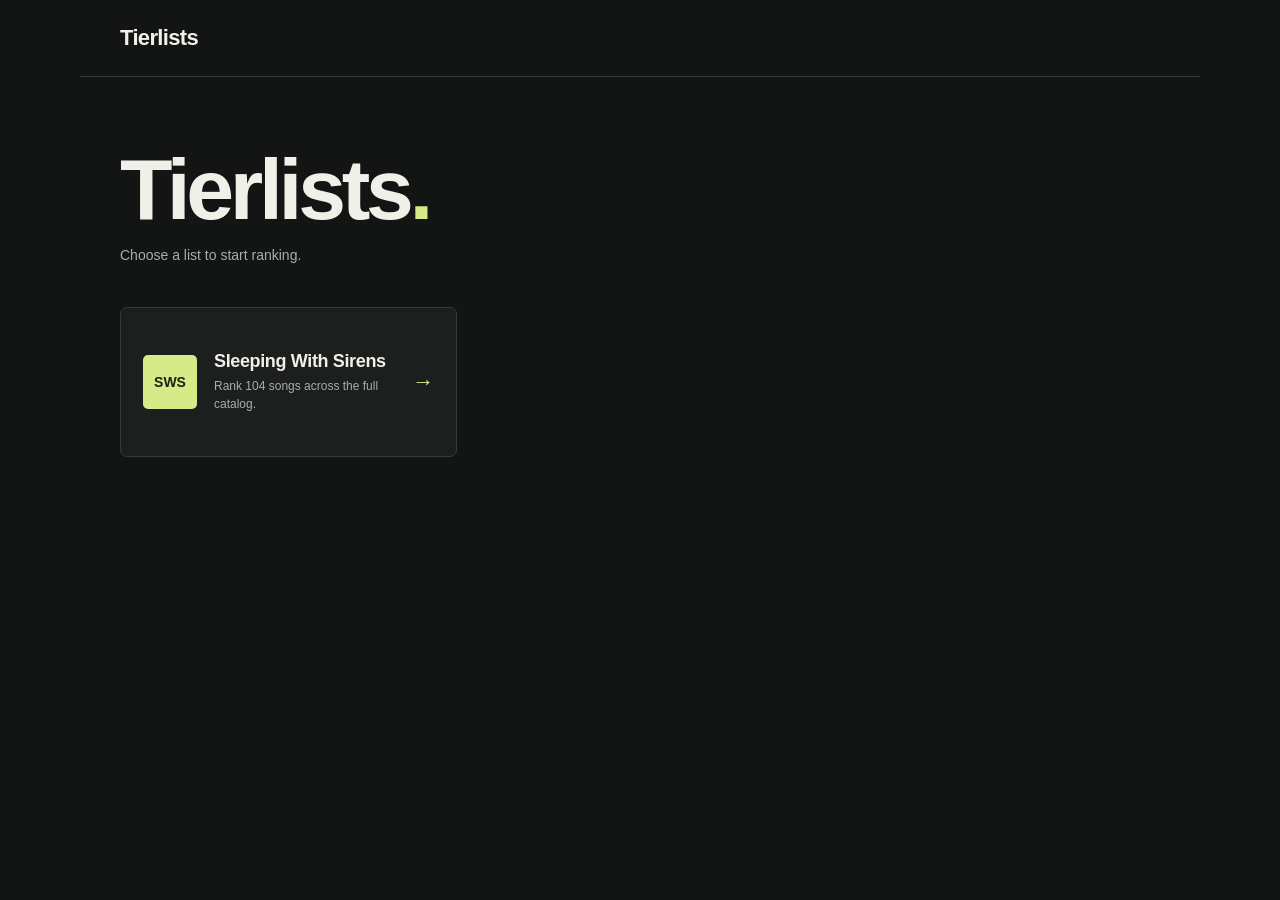
<file: index.html>
<!doctype html>
<html lang="en">
<head>
  <meta charset="utf-8">
  <meta name="viewport" content="width=device-width, initial-scale=1">
  <meta name="theme-color" content="#131515">
  <meta name="description" content="Choose a tier list and start ranking.">
  <title>Tierlists</title>
  <link rel="stylesheet" href="home.css">
</head>
<body>
  <header class="masthead"><a class="wordmark" href="./" aria-label="Tierlists home">Tierlists</a></header>
  <main>
    <section class="hero" aria-labelledby="page-title">
      <h1 id="page-title">Tierlists<span>.</span></h1>
      <p>Choose a list to start ranking.</p>
    </section>
    <section class="tierlist-grid" aria-label="Available tier lists">
      <a class="tierlist-card" href="sleeping-with-sirens/">
        <div class="card-mark" aria-hidden="true">SWS</div>
        <div>
          <h2>Sleeping With Sirens</h2>
          <p>Rank 104 songs across the full catalog.</p>
        </div>
        <span class="card-arrow" aria-hidden="true">→</span>
      </a>
    </section>
  </main>
</body>
</html>
</file>
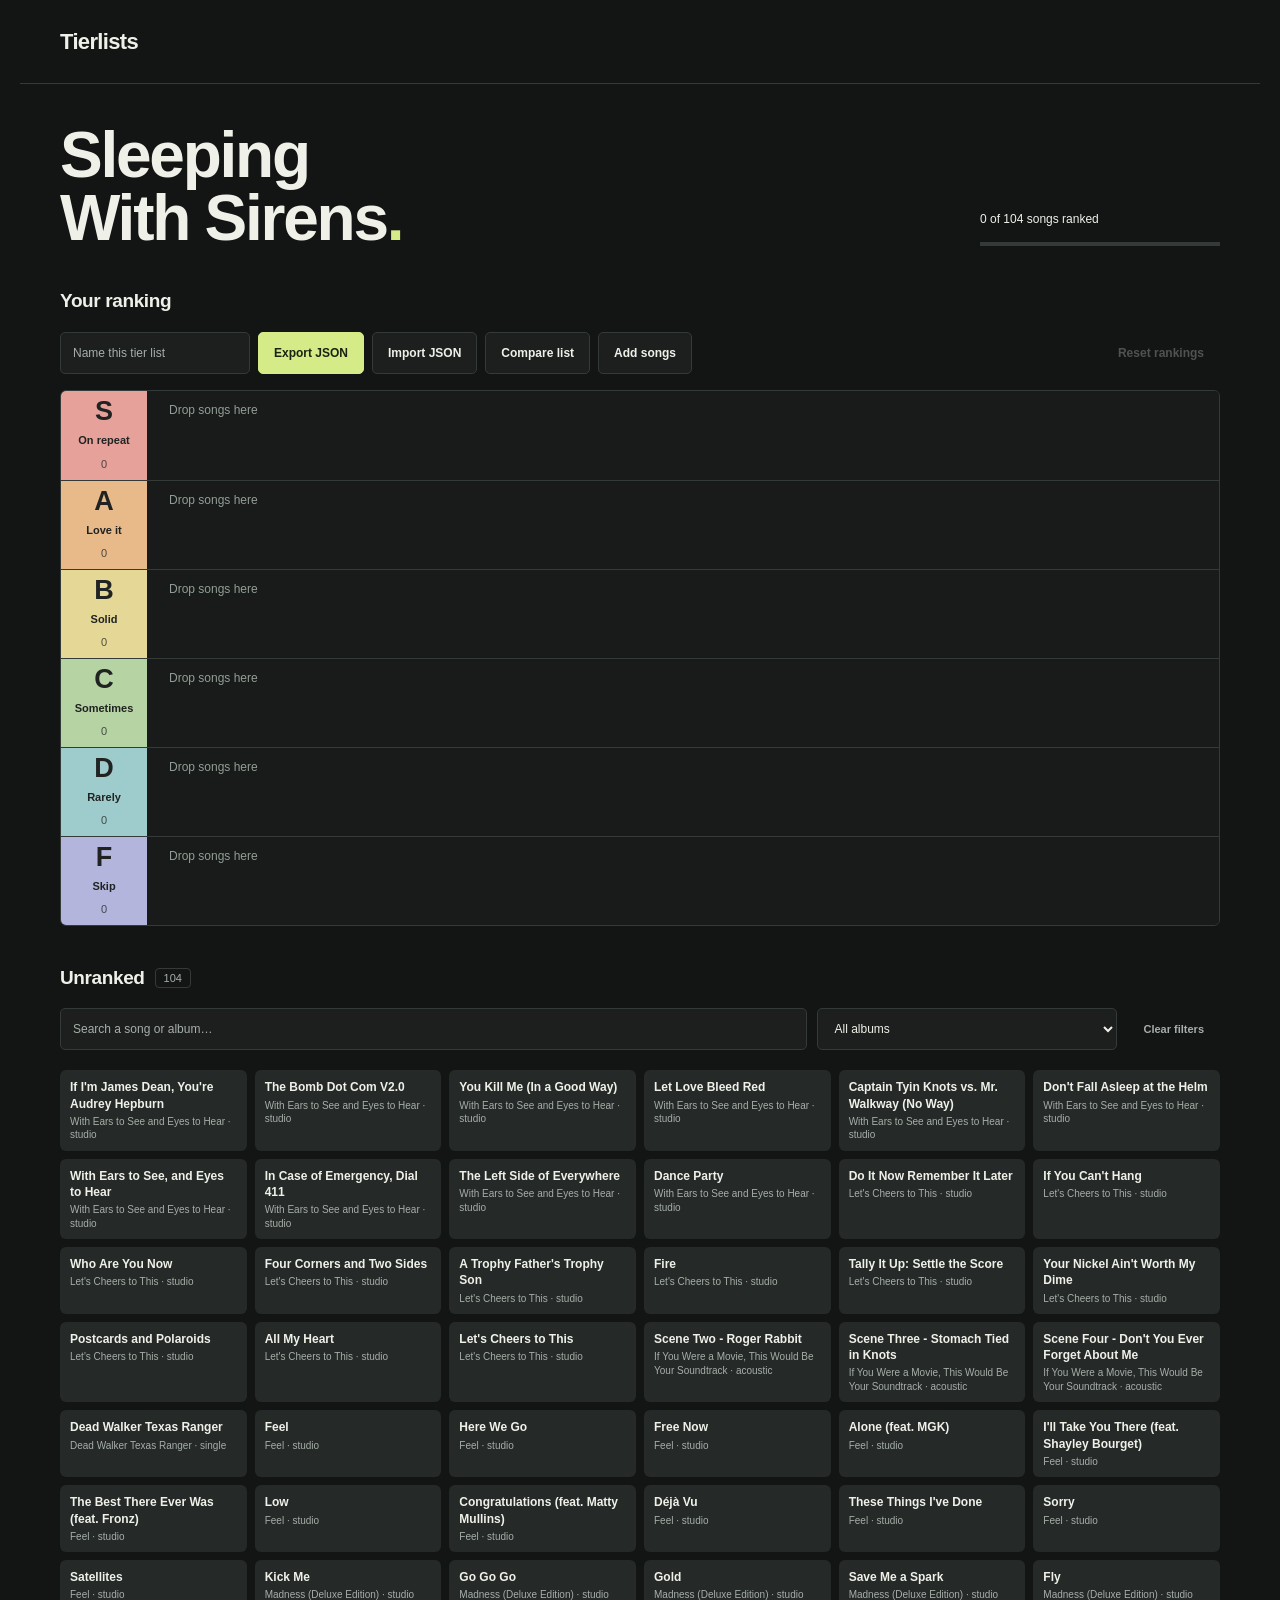
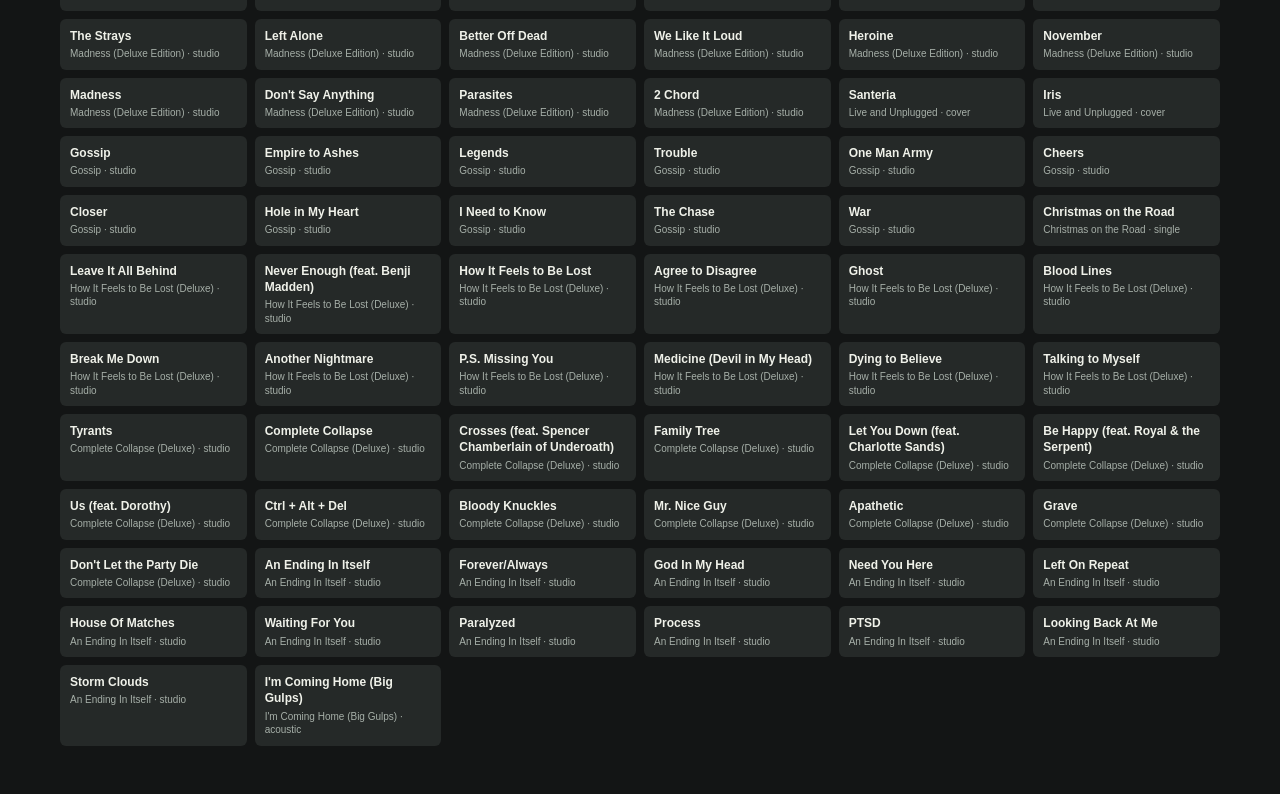
<file: sleeping-with-sirens/index.html>
<!doctype html>
<html lang="en">
<head>
  <meta charset="utf-8">
  <meta name="viewport" content="width=device-width, initial-scale=1">
  <meta name="theme-color" content="#131515">
  <meta name="description" content="Tierlists for ranking songs and saving your results, featuring Sleeping With Sirens.">
  <title>Tierlists · Sleeping With Sirens</title>
  <link rel="stylesheet" href="../styles.css">
  <script defer src="../catalog.js"></script>
  <script defer src="../state.js"></script>
  <script defer src="../app.js"></script>
</head>
<body>
  <header class="masthead">
    <a class="wordmark" href="../" aria-label="Tierlists home">Tierlists</a>
  </header>
  <main>
    <section class="intro" aria-labelledby="page-title">
      <div><h1 id="page-title">Sleeping<br>With Sirens<span class="title-dot">.</span></h1></div>
      <div class="intro-aside"><div id="progress-text">0 of 0 songs ranked</div><progress id="progress" value="0" max="1" aria-label="Songs ranked"></progress></div>
    </section>
    <section aria-labelledby="board-title">
      <div class="section-heading"><h2 id="board-title">Your ranking</h2></div>
      <div class="toolbar"><div class="toolbar-group"><label class="sr-only" for="list-name">Tier list name</label><input id="list-name" class="list-name" maxlength="100" placeholder="Name this tier list"><button id="export" class="primary">Export JSON</button><button id="import">Import JSON</button><input id="import-file" type="file" accept=".json,application/json" hidden><button id="compare-toggle">Compare list</button><button id="compare-clear" class="quiet" hidden>Clear comparison</button><button id="add-toggle">Add songs</button></div><button id="reset" class="quiet">Reset rankings</button></div>
      <p id="message" class="message" role="status" hidden></p>
      <div id="recovery" class="recovery" hidden><p>Some previous save data could not be read. The full song library has been restored, along with any rankings that could be recovered.</p><button id="download-old">Download previous save</button><button id="replace-old">Dismiss</button></div>
      <dialog id="compare-dialog" class="compare-dialog">
        <form id="compare-form">
          <div class="form-heading"><div><h3>Compare with a saved list</h3><p>Your current tier list will stay open.</p></div><button id="compare-close" type="button" class="quiet">Close</button></div>
          <label for="compare-file">Saved tier list</label><input id="compare-file" type="file" accept=".json,application/json" required>
          <p id="compare-error" role="alert" class="form-error" hidden></p>
          <button type="submit" class="primary">Show comparison</button>
        </form>
      </dialog>
      <form id="add-form" class="add-form" hidden>
        <div class="form-heading"><h3>Add to your library</h3><button id="add-close" type="button" class="quiet">Close</button></div>
        <p>Paste one song title per line. Add an album at a time, or paste your whole list.</p>
        <label for="song-titles">Song titles</label><textarea id="song-titles" rows="5" maxlength="1505000" required placeholder="One song title per line"></textarea>
        <div class="form-grid"><div><label for="song-album">Album or release</label><input id="song-album" maxlength="300" placeholder="Optional"></div><div><label for="song-type">Recording type</label><select id="song-type"><option value="studio">Studio</option><option value="acoustic">Acoustic</option><option value="live">Live</option><option value="single">Single</option><option value="cover">Cover</option><option value="custom">Other</option></select></div></div>
        <p id="add-error" role="alert" class="form-error" hidden></p><button type="submit" class="primary">Save songs</button>
      </form>
      <div id="board" class="board" aria-label="Ranked songs"></div>
    </section>
    <section id="library" aria-labelledby="library-title">
      <div class="section-heading"><div class="library-heading"><h2 id="library-title">Unranked</h2><span id="pool-count" class="count">0</span></div></div>
      <div class="filters"><div class="search-field"><label class="sr-only" for="search">Search songs</label><input id="search" type="search" placeholder="Search a song or album…" autocomplete="off"></div><div><label class="sr-only" for="album">Filter by album</label><select id="album"><option value="">All albums</option></select></div><button id="clear-filters" class="quiet">Clear filters</button></div>
      <div id="pool" class="pool" data-tier="unranked"></div>
      <p id="pool-empty" class="pool-empty"></p>
    </section>
  </main>
  <noscript><p>This tier list needs JavaScript enabled to rank and save songs.</p></noscript>
</body>
</html>
</file>
<file: home.css>
@charset "UTF-8";
:root { color-scheme: dark; --bg: #131515; --surface: #1c1f1e; --raised: #252928; --line: #343a37; --ink: #eff1e9; --muted: #a6afa8; --accent: #d5eb87; }
* { box-sizing: border-box; }
body { min-height: 100vh; margin: 0; background: var(--bg); color: var(--ink); font-family: "Segoe UI", Arial, sans-serif; }
a { color: inherit; }
:focus-visible { outline: 2px solid var(--accent); outline-offset: 4px; }
.masthead { max-width: 1120px; margin: auto; padding: 25px 40px; border-bottom: 1px solid var(--line); }
.wordmark { text-decoration: none; font-size: 22px; font-weight: 850; letter-spacing: -.03em; }
main { max-width: 1120px; margin: auto; padding: 72px 40px; }
.hero { margin-bottom: 44px; }
h1 { margin: 0; font-size: clamp(48px, 8vw, 86px); line-height: .95; letter-spacing: -.05em; }
h1 span { color: var(--accent); }
.hero p { margin: 16px 0 0; color: var(--muted); font-size: 14px; }
.tierlist-grid { display: grid; grid-template-columns: repeat(auto-fill, minmax(280px, 1fr)); gap: 14px; }
.tierlist-card { min-height: 150px; padding: 22px; display: grid; grid-template-columns: 54px 1fr auto; gap: 17px; align-items: center; background: var(--surface); border: 1px solid var(--line); border-radius: 7px; text-decoration: none; }
.tierlist-card:hover { background: var(--raised); border-color: #69746b; }
.card-mark { width: 54px; height: 54px; display: grid; place-items: center; border-radius: 5px; background: var(--accent); color: #1b2211; font-size: 14px; font-weight: 850; }
h2 { margin: 0 0 5px; font-size: 18px; letter-spacing: -.02em; }
.tierlist-card p { margin: 0; color: var(--muted); font-size: 12px; line-height: 1.5; }
.card-arrow { color: var(--accent); font-size: 22px; }
@media (max-width: 600px) {
  .masthead { padding: 18px; }
  main { padding: 48px 18px; }
  .hero { margin-bottom: 30px; }
  .tierlist-grid { grid-template-columns: 1fr; }
}
</file>
<file: styles.css>
@charset "UTF-8";
:root { color-scheme: dark; --bg: #131515; --surface: #1c1f1e; --raised: #252928; --line: #343a37; --ink: #eff1e9; --muted: #a6afa8; --accent: #d5eb87; --danger: #f5b1a6; --s: #e5a19a; --a: #e8ba89; --b: #e5d897; --c: #b6d3a4; --d: #9ecbcb; --f: #b3b5dd; }
* { box-sizing: border-box; }
html { scroll-behavior: smooth; scrollbar-color: #5a655c var(--bg); scroll-padding-top: 20px; }
body { margin: 0; background: var(--bg); color: var(--ink); font-family: "Segoe UI", Arial, sans-serif; font-size: 14px; line-height: 1.5; }
::selection { color: var(--bg); background: var(--accent); }
input, textarea { caret-color: var(--accent); }
button, input, select, textarea { font: inherit; }
button, input, select, textarea { border: 1px solid var(--line); border-radius: 5px; background: var(--surface); color: var(--ink); }
button { padding: 10px 15px; cursor: pointer; font-weight: 600; min-height: 42px; }
button:hover { background: #303630; border-color: #768274; }
button:disabled { opacity: .4; cursor: default; }
button.primary { background: var(--accent); color: #1b2211; border-color: var(--accent); }
button.primary:hover { background: #e4f6af; }
button.quiet { background: transparent; border-color: transparent; color: var(--muted); }
button.quiet:hover { color: var(--ink); background: var(--raised); }
:focus-visible { outline: 2px solid var(--accent); outline-offset: 3px; }
[hidden] { display: none !important; }
a { color: inherit; text-underline-offset: 4px; }
input, select, textarea { padding: 11px 12px; width: 100%; min-width: 0; }
input::placeholder, textarea::placeholder { color: var(--muted); opacity: 1; }
textarea { resize: vertical; }
.masthead { max-width: 1240px; margin: auto; padding: 25px 40px; display: flex; justify-content: space-between; align-items: center; border-bottom: 1px solid var(--line); }
.wordmark { text-decoration: none; font-weight: 850; font-size: 22px; letter-spacing: -.03em; }
main { max-width: 1240px; margin: auto; padding: 0 40px 48px; }
.intro { display: flex; justify-content: space-between; gap: 30px; align-items: flex-end; padding: 40px 0 38px; }
h1 { margin: 0; font-size: clamp(38px, 5vw, 65px); font-weight: 800; line-height: .98; letter-spacing: -.035em; }
.title-dot { color: var(--accent); }
.intro-aside { width: 240px; flex-shrink: 0; color: var(--muted); }
#progress-text { color: var(--ink); font-size: 12px; font-variant-numeric: tabular-nums; }
progress { width: 100%; height: 4px; border: 0; margin-top: 9px; appearance: none; background: var(--line); }
progress::-webkit-progress-bar { background: var(--line); }
progress::-webkit-progress-value { background: var(--accent); }
progress::-moz-progress-bar { background: var(--accent); }
.section-heading { display: flex; align-items: center; justify-content: space-between; gap: 16px; margin: 0 0 16px; }
h2 { font-size: 19px; letter-spacing: -.02em; margin: 0; font-weight: 650; }
.toolbar { display: flex; align-items: center; justify-content: space-between; gap: 12px; margin-bottom: 16px; }
.toolbar-group { display: flex; flex-wrap: wrap; gap: 8px; }
.toolbar button { font-size: 12px; }
.list-name { width: 190px; font-size: 12px; }
.board { overflow: hidden; border: 1px solid var(--line); border-radius: 6px; }
.tier-row { display: flex; min-height: 89px; background: #181b19; }
.tier-row + .tier-row { border-top: 1px solid var(--line); }
.tier-label { width: 86px; flex-shrink: 0; color: #202321; background: var(--tier-color); display: flex; flex-direction: column; justify-content: center; align-items: center; }
.tier-label h3 { font-size: 27px; line-height: 1; margin: 0 0 7px; font-weight: 750; }
.tier-label span { font-size: 11px; font-weight: 650; }
.tier-label small { margin-top: 7px; font-size: 11px; opacity: .75; font-variant-numeric: tabular-nums; }
.tier-songs { flex: 1; display: flex; align-content: flex-start; flex-wrap: wrap; gap: 8px; padding: 10px; min-width: 0; }
.empty-tier { align-self: center; margin: 0 0 0 12px; font-size: 12px; color: #929e95; }
.drop-over { background: #2a3325; outline: 2px solid var(--accent); outline-offset: -2px; }
.song { width: 180px; max-width: 100%; background: var(--raised); border-radius: 6px; padding: 9px 10px; cursor: grab; display: flex; flex-direction: column; overflow-wrap: anywhere; }
.song:hover { background: #30362f; }
.song.selected { background: #30362f; outline: 2px solid var(--accent); outline-offset: 2px; }
.song.dragging { opacity: .5; }
.song.drop-before { outline: 2px solid var(--accent); outline-offset: 2px; }
.song-title { font-size: 12px; font-weight: 650; line-height: 1.35; margin: 0 0 3px; }
.song-meta { font-size: 10px; color: var(--muted); line-height: 1.35; margin: 0; }
#library { margin-top: 38px; }
.library-heading { display: flex; align-items: center; gap: 10px; }
.count { color: var(--muted); border: 1px solid var(--line); padding: 1px 8px; border-radius: 4px; font-size: 11px; font-variant-numeric: tabular-nums; }
.filters { display: grid; grid-template-columns: minmax(180px, 1fr) minmax(170px, 300px) auto; gap: 10px; margin-bottom: 20px; }
.filters input, .filters select { font-size: 12px; min-height: 42px; }
.filters button { font-size: 11px; }
.pool { display: grid; grid-template-columns: repeat(auto-fill, minmax(180px, 1fr)); gap: 8px; min-height: 24px; }
.pool .song { width: auto; min-width: 0; }
.pool-empty { text-align: center; color: var(--muted); border: 1px dashed #465046; padding: 36px 16px; border-radius: 6px; margin: 0; }
.pool-empty button { display: block; margin: 16px auto 0; }
.message, .recovery { background: #292e23; color: var(--ink); padding: 12px 16px; border-radius: 5px; margin: 0 0 16px; overflow-wrap: anywhere; }
.message.error { background: #362522; color: #ffcec4; }
.recovery p { margin: 0 0 10px; }
.recovery button + button { margin-left: 8px; }
.add-form { padding: 22px; background: var(--surface); margin: 0 0 20px; border: 1px solid var(--line); border-radius: 6px; }
.form-heading { display: flex; justify-content: space-between; align-items: center; }
h3 { margin: 0; font-size: 16px; }
.add-form p { color: var(--muted); margin-top: 0; }
.add-form label { display: block; margin: 0 0 6px; font-size: 12px; }
.form-grid { display: grid; grid-template-columns: 1fr 1fr; gap: 16px; margin: 16px 0; }
.add-form .form-error { color: #ffcec4; }
.compare-dialog { width: min(480px, calc(100% - 32px)); padding: 0; color: var(--ink); background: var(--surface); border: 1px solid var(--line); border-radius: 7px; }
.compare-dialog::backdrop { background: rgb(0 0 0 / .72); }
.compare-dialog form { padding: 22px; }
.compare-dialog .form-heading p { margin: 3px 0 0; color: var(--muted); font-size: 12px; }
.compare-dialog label { display: block; margin: 18px 0 6px; font-size: 12px; }
.compare-dialog input { margin-bottom: 14px; }
.compare-dialog .form-error { color: #ffcec4; }
.compare-badge { align-self: flex-start; margin-top: 7px; padding: 2px 6px; border-radius: 4px; font-size: 10px; font-weight: 700; line-height: 1.35; background: #1b201b; color: var(--muted); }
.compare-badge.up { color: var(--accent); }
.compare-badge.down { color: var(--danger); }
.sr-only { position: absolute; width: 1px; height: 1px; padding: 0; margin: -1px; overflow: hidden; clip: rect(0,0,0,0); white-space: nowrap; border: 0; }
@media (max-width: 650px) {
  .masthead { padding: 18px 18px; }
  main { padding: 0 18px 32px; } .intro { padding: 30px 0; gap: 18px; align-items: stretch; flex-direction: column; }
  .intro-aside { width: 100%; }
  .section-heading { align-items: flex-start; flex-direction: column; gap: 8px; }
  .toolbar { align-items: flex-start; flex-direction: column; gap: 4px; } .toolbar > .quiet { padding-left: 0; }
  .tier-label { width: 60px; } .tier-label h3 { font-size: 23px; } .tier-label span { font-size: 11px; }
  .tier-songs { padding: 8px; gap: 7px; } .song { width: 100%; } .tier-row { min-height: 78px; }
  .empty-tier { margin-left: 6px; font-size: 11px; } .filters { grid-template-columns: 1fr; gap: 8px; }
  .filters button { justify-self: start; padding-left: 0; } .pool { grid-template-columns: 1fr; }
  .form-grid { grid-template-columns: 1fr; } .add-form { padding: 16px; }
  .list-name { width: min(100%, 240px); }
  .recovery button { margin: 6px 0 !important; display: block; }
}
@media (prefers-reduced-motion: reduce) { html { scroll-behavior: auto; } }
</file>
